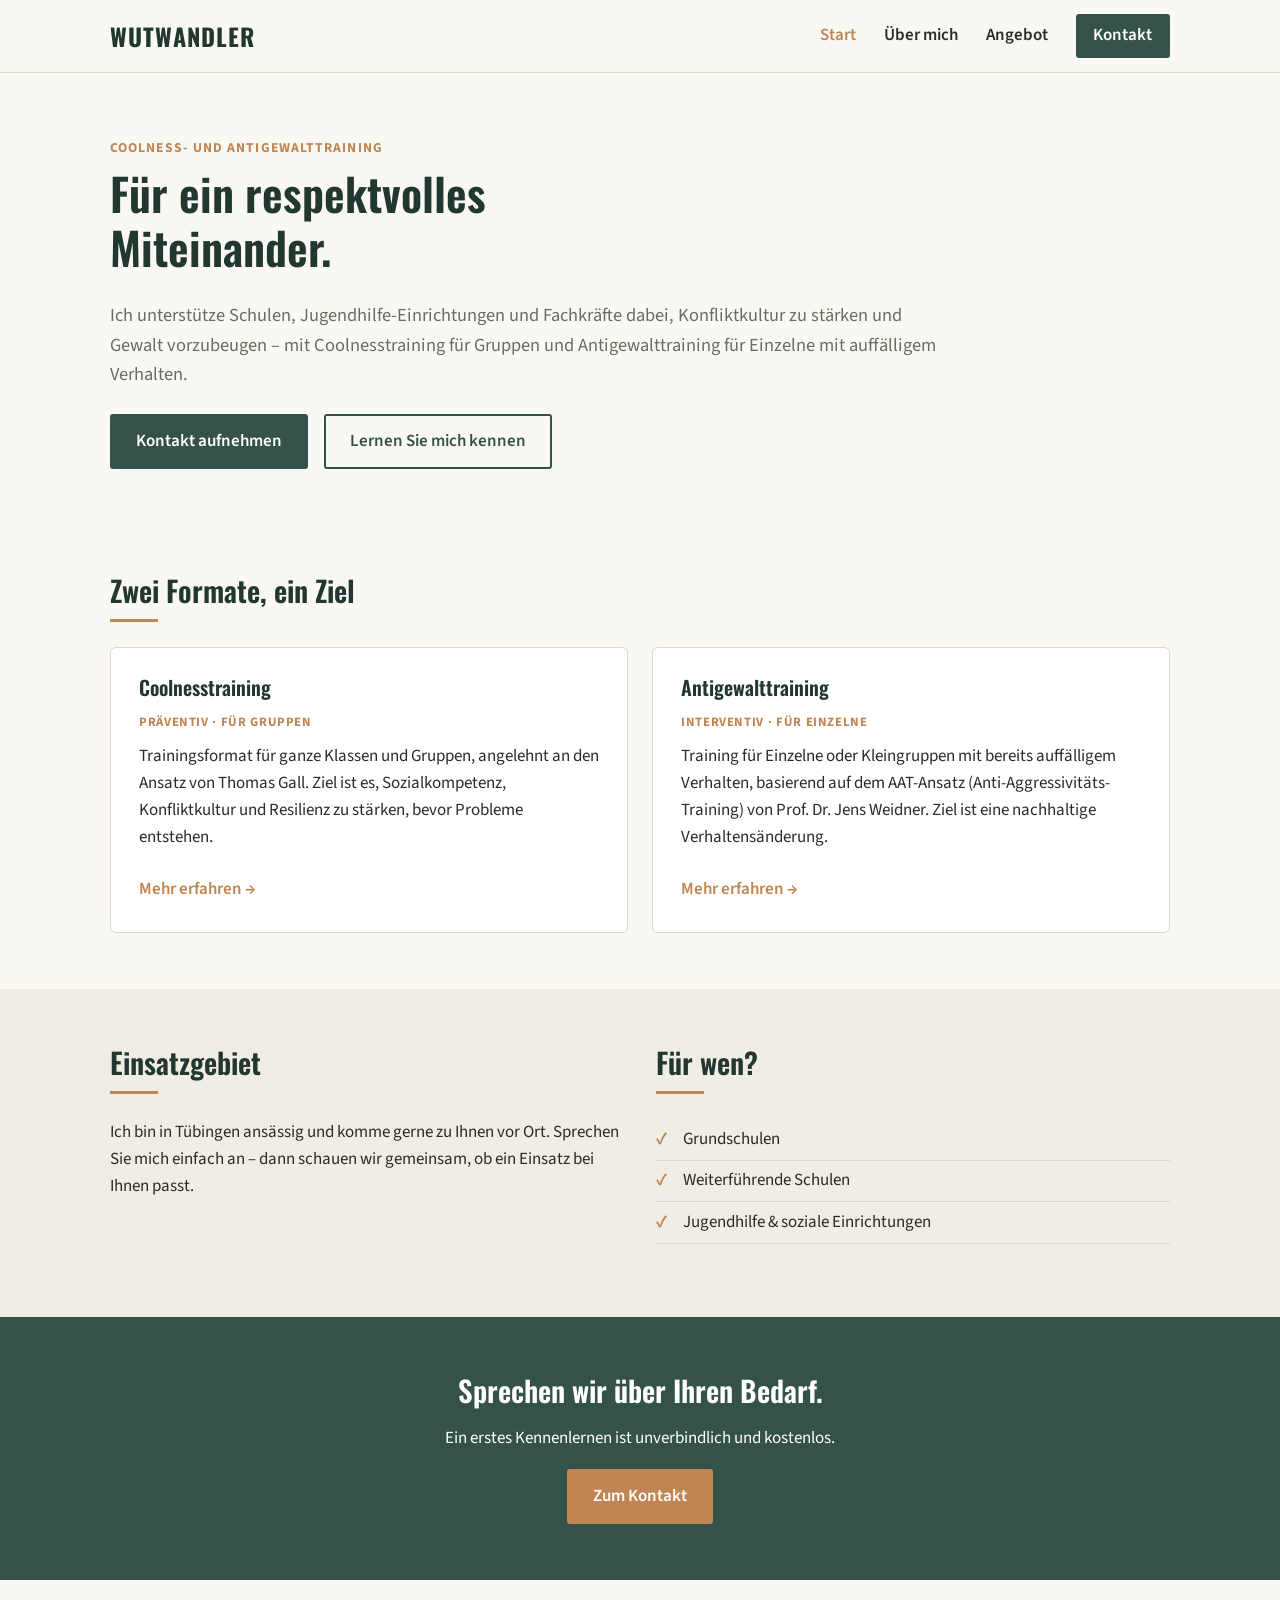
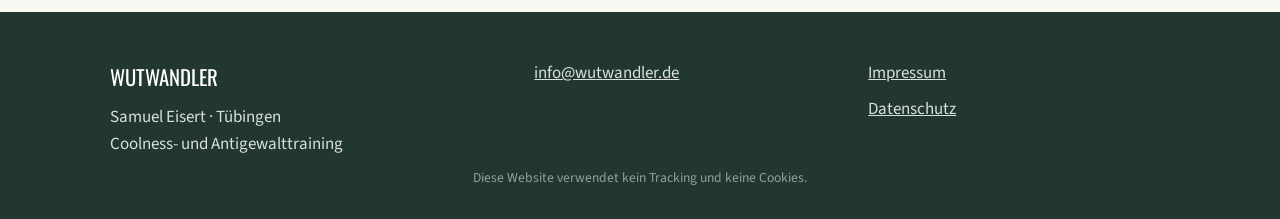
<file: index.html>
<!DOCTYPE html>
<html lang="de">
<head>
<meta charset="UTF-8">
<meta name="viewport" content="width=device-width, initial-scale=1.0">
<title>Wutwandler | Coolness- und Antigewalttraining – Tübingen</title>
<meta name="description" content="Coolnesstraining und Antigewalttraining für Schulen, Jugendhilfe und Fachkräfte in der Region Tübingen. Ein Angebot von Samuel Eisert, Jugend- und Heimerzieher.">
<link rel="preconnect" href="https://fonts.googleapis.com">
<link rel="preconnect" href="https://fonts.gstatic.com" crossorigin>
<link href="https://fonts.googleapis.com/css2?family=Oswald:wght@400;500;600;700&family=Source+Sans+3:wght@400;500;600;700&display=swap" rel="stylesheet">
<link rel="stylesheet" href="css/style.css">
</head>
<body>
<header class="site-header">
  <div class="container header-inner">
    <a href="index.html" class="logo">Wutwandler</a>
    <button class="nav-toggle" aria-label="Menü öffnen" aria-expanded="false" aria-controls="primary-nav">
      <span></span><span></span><span></span>
    </button>
    <nav id="primary-nav" class="primary-nav">
      <ul>
        <li><a href="index.html" class="active">Start</a></li>
        <li><a href="ueber-mich.html">Über mich</a></li>
        <li><a href="angebot.html">Angebot</a></li>
        <li><a href="kontakt.html" class="nav-cta">Kontakt</a></li>
      </ul>
    </nav>
  </div>
</header>

<main>
  <section class="hero">
    <div class="container hero-inner">
      <p class="eyebrow">Coolness- und Antigewalttraining</p>
      <h1>Für ein respektvolles<br>Miteinander.</h1>
      <p class="hero-lead">
        Ich unterstütze Schulen, Jugendhilfe-Einrichtungen und Fachkräfte dabei,
        Konfliktkultur zu stärken und Gewalt vorzubeugen – mit Coolnesstraining
        für Gruppen und Antigewalttraining für Einzelne mit auffälligem Verhalten.
      </p>
      <div class="hero-actions">
        <a href="kontakt.html" class="btn btn-primary">Kontakt aufnehmen</a>
        <a href="ueber-mich.html" class="btn btn-outline">Lernen Sie mich kennen</a>
      </div>
    </div>
  </section>

  <section class="section">
    <div class="container">
      <h2 class="section-title">Zwei Formate, ein Ziel</h2>
      <div class="offer-grid">
        <div class="offer-card">
          <h3>Coolnesstraining</h3>
          <p class="offer-tag">Präventiv · für Gruppen</p>
          <p>
            Trainingsformat für ganze Klassen und Gruppen, angelehnt an den Ansatz
            von Thomas Gall. Ziel ist es, Sozialkompetenz, Konfliktkultur und
            Resilienz zu stärken, bevor Probleme entstehen.
          </p>
          <a href="angebot.html#coolnesstraining" class="link-arrow">Mehr erfahren →</a>
        </div>
        <div class="offer-card">
          <h3>Antigewalttraining</h3>
          <p class="offer-tag">Interventiv · für Einzelne</p>
          <p>
            Training für Einzelne oder Kleingruppen mit bereits auffälligem
            Verhalten, basierend auf dem AAT-Ansatz (Anti-Aggressivitäts-Training)
            von Prof. Dr. Jens Weidner. Ziel ist eine nachhaltige Verhaltensänderung.
          </p>
          <a href="angebot.html#antigewalttraining" class="link-arrow">Mehr erfahren →</a>
        </div>
      </div>
    </div>
  </section>

  <section class="section section-alt">
    <div class="container region-block">
      <div>
        <h2 class="section-title">Einsatzgebiet</h2>
        <p>
          Ich bin in Tübingen ansässig und komme gerne zu Ihnen vor Ort. Sprechen
          Sie mich einfach an – dann schauen wir gemeinsam, ob ein Einsatz bei
          Ihnen passt.
        </p>
      </div>
      <div>
        <h2 class="section-title">Für wen?</h2>
        <ul class="check-list">
          <li>Grundschulen</li>
          <li>Weiterführende Schulen</li>
          <li>Jugendhilfe &amp; soziale Einrichtungen</li>
        </ul>
      </div>
    </div>
  </section>

  <section class="section cta-band">
    <div class="container cta-inner">
      <h2>Sprechen wir über Ihren Bedarf.</h2>
      <p>Ein erstes Kennenlernen ist unverbindlich und kostenlos.</p>
      <a href="kontakt.html" class="btn btn-primary">Zum Kontakt</a>
    </div>
  </section>
</main>

<footer class="site-footer">
  <div class="container footer-inner">
    <div class="footer-brand">
      <p class="footer-logo">Wutwandler</p>
      <p>Samuel Eisert · Tübingen<br>Coolness- und Antigewalttraining</p>
    </div>
    <div class="footer-contact">
      <p class="js-email"></p>
    </div>
    <div class="footer-legal">
      <p><a href="impressum.html">Impressum</a></p>
      <p><a href="datenschutz.html">Datenschutz</a></p>
    </div>
  </div>
  <p class="footer-note">Diese Website verwendet kein Tracking und keine Cookies.</p>
</footer>

<script src="js/main.js"></script>
</body>
</html>
</file>
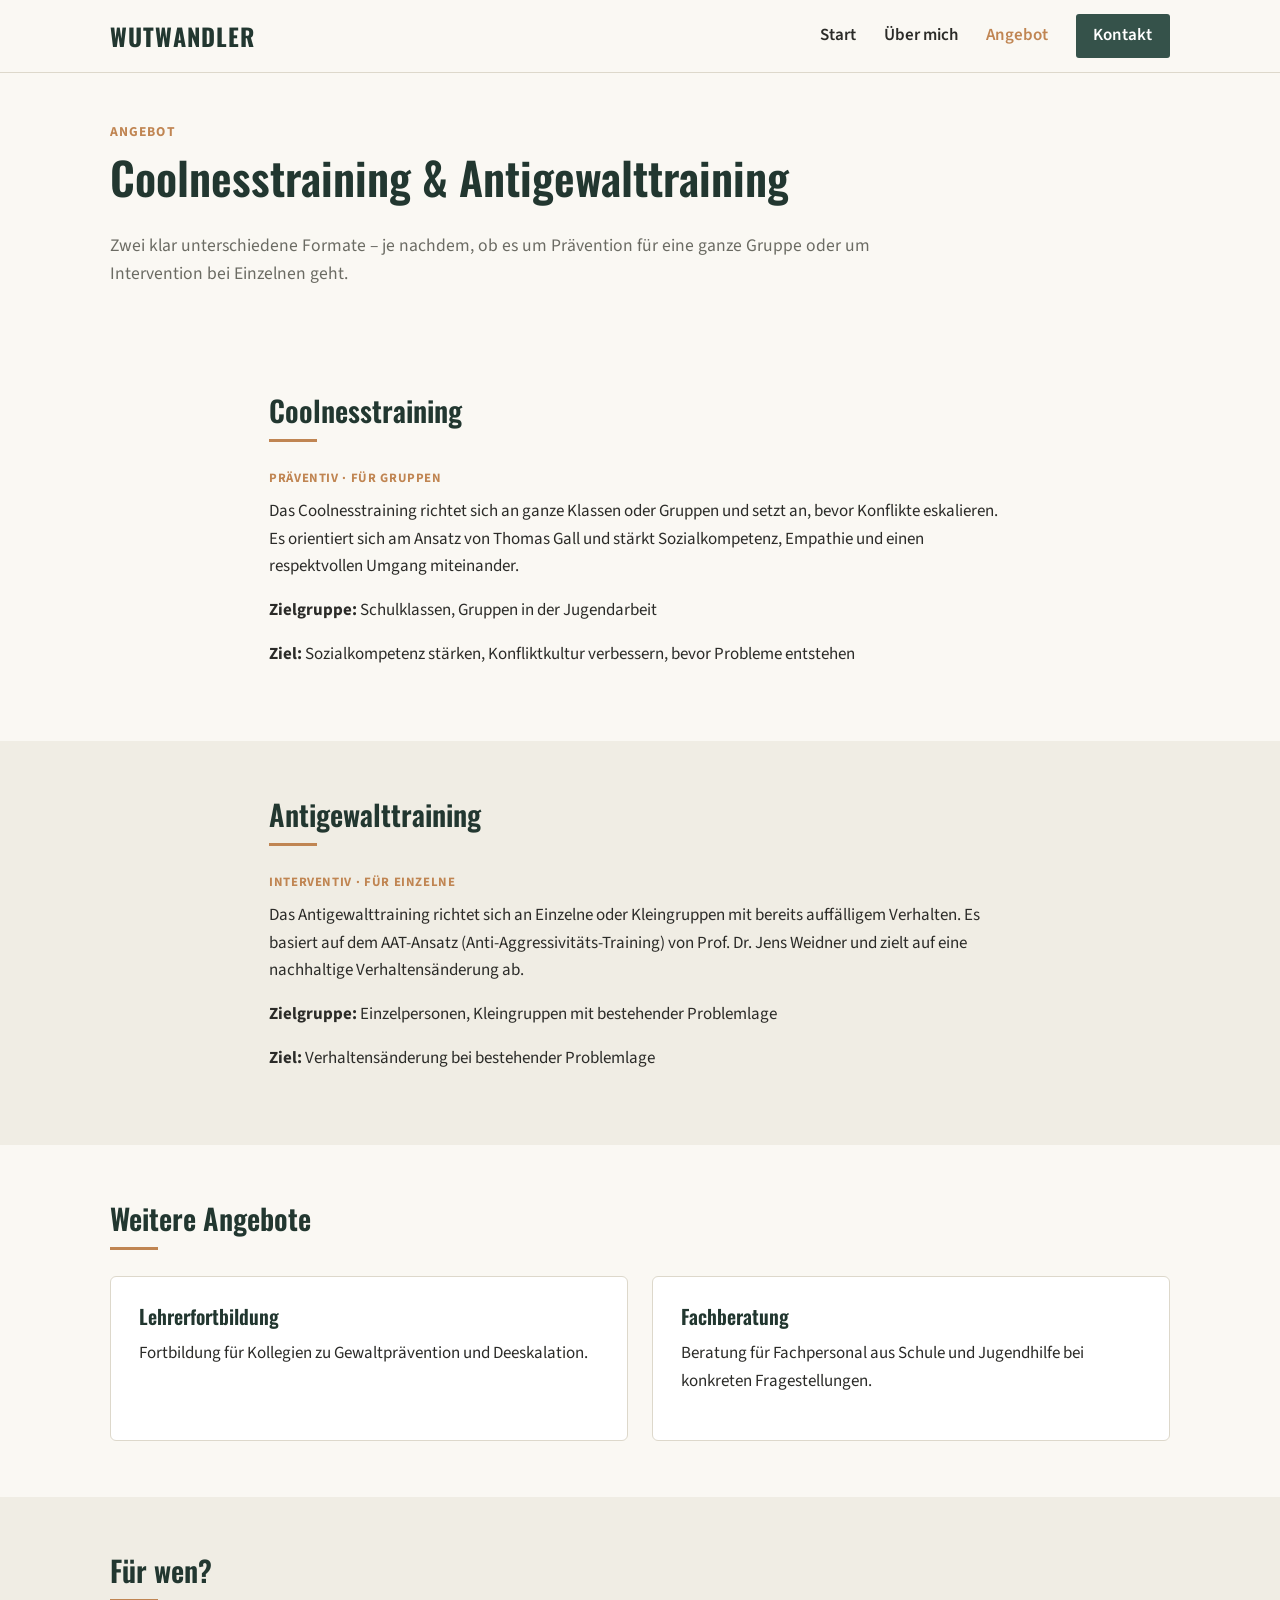
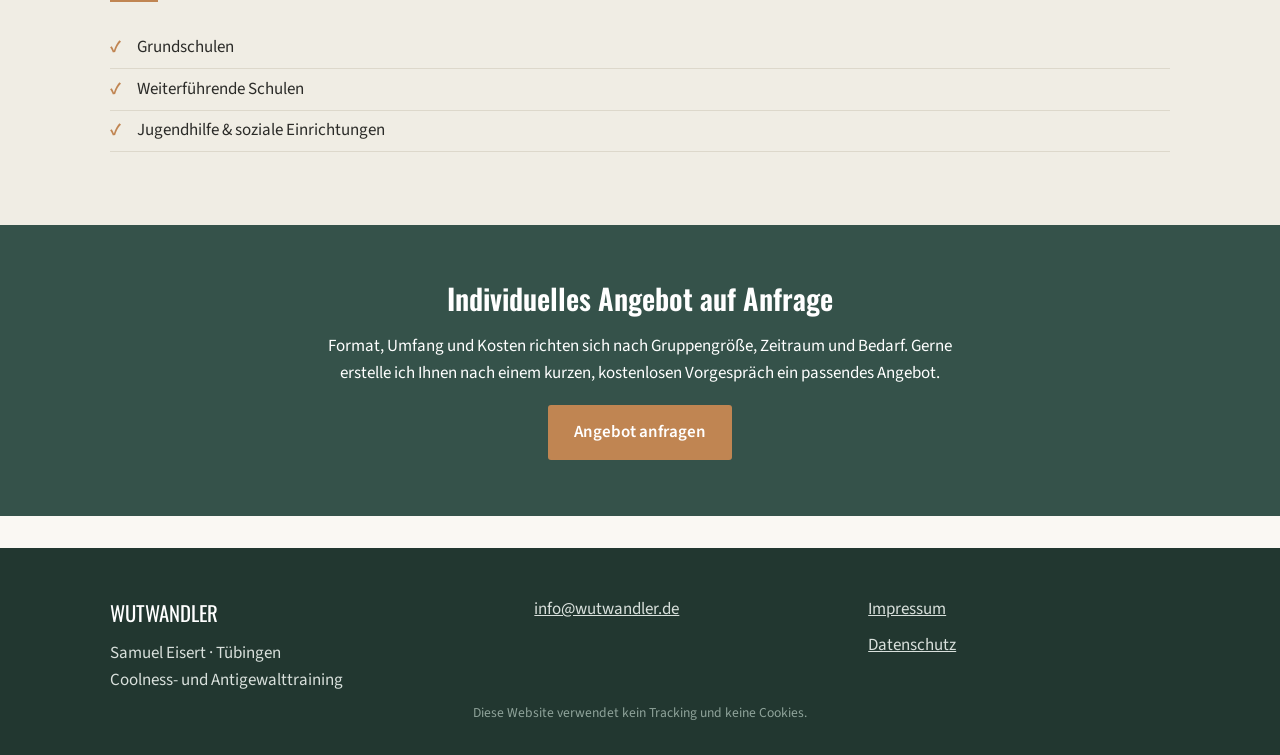
<file: angebot.html>
<!DOCTYPE html>
<html lang="de">
<head>
<meta charset="UTF-8">
<meta name="viewport" content="width=device-width, initial-scale=1.0">
<title>Angebot | Wutwandler</title>
<meta name="description" content="Coolnesstraining für Gruppen und Antigewalttraining für Einzelne – Angebote für Schulen und Jugendhilfe.">
<link rel="preconnect" href="https://fonts.googleapis.com">
<link rel="preconnect" href="https://fonts.gstatic.com" crossorigin>
<link href="https://fonts.googleapis.com/css2?family=Oswald:wght@400;500;600;700&family=Source+Sans+3:wght@400;500;600;700&display=swap" rel="stylesheet">
<link rel="stylesheet" href="css/style.css">
</head>
<body>
<header class="site-header">
  <div class="container header-inner">
    <a href="index.html" class="logo">Wutwandler</a>
    <button class="nav-toggle" aria-label="Menü öffnen" aria-expanded="false" aria-controls="primary-nav">
      <span></span><span></span><span></span>
    </button>
    <nav id="primary-nav" class="primary-nav">
      <ul>
        <li><a href="index.html">Start</a></li>
        <li><a href="ueber-mich.html">Über mich</a></li>
        <li><a href="angebot.html" class="active">Angebot</a></li>
        <li><a href="kontakt.html" class="nav-cta">Kontakt</a></li>
      </ul>
    </nav>
  </div>
</header>

<main>
  <section class="page-header">
    <div class="container">
      <p class="eyebrow">Angebot</p>
      <h1>Coolnesstraining &amp; Antigewalttraining</h1>
      <p class="page-lead">
        Zwei klar unterschiedene Formate – je nachdem, ob es um Prävention für
        eine ganze Gruppe oder um Intervention bei Einzelnen geht.
      </p>
    </div>
  </section>

  <section id="coolnesstraining" class="section">
    <div class="container offer-detail">
      <h2 class="section-title">Coolnesstraining</h2>
      <p class="offer-tag">Präventiv · für Gruppen</p>
      <p>
        Das Coolnesstraining richtet sich an ganze Klassen oder Gruppen und
        setzt an, bevor Konflikte eskalieren. Es orientiert sich am Ansatz von
        Thomas Gall und stärkt Sozialkompetenz, Empathie und einen respektvollen
        Umgang miteinander.
      </p>
      <p><strong>Zielgruppe:</strong> Schulklassen, Gruppen in der Jugendarbeit</p>
      <p><strong>Ziel:</strong> Sozialkompetenz stärken, Konfliktkultur verbessern, bevor Probleme entstehen</p>
    </div>
  </section>

  <section id="antigewalttraining" class="section section-alt">
    <div class="container offer-detail">
      <h2 class="section-title">Antigewalttraining</h2>
      <p class="offer-tag">Interventiv · für Einzelne</p>
      <p>
        Das Antigewalttraining richtet sich an Einzelne oder Kleingruppen mit
        bereits auffälligem Verhalten. Es basiert auf dem AAT-Ansatz
        (Anti-Aggressivitäts-Training) von Prof. Dr. Jens Weidner und zielt auf
        eine nachhaltige Verhaltensänderung ab.
      </p>
      <p><strong>Zielgruppe:</strong> Einzelpersonen, Kleingruppen mit bestehender Problemlage</p>
      <p><strong>Ziel:</strong> Verhaltensänderung bei bestehender Problemlage</p>
    </div>
  </section>

  <section class="section">
    <div class="container">
      <h2 class="section-title">Weitere Angebote</h2>
      <div class="offer-grid">
        <div class="offer-card">
          <h3>Lehrerfortbildung</h3>
          <p>Fortbildung für Kollegien zu Gewaltprävention und Deeskalation.</p>
        </div>
        <div class="offer-card">
          <h3>Fachberatung</h3>
          <p>Beratung für Fachpersonal aus Schule und Jugendhilfe bei konkreten Fragestellungen.</p>
        </div>
      </div>
    </div>
  </section>

  <section class="section section-alt">
    <div class="container">
      <h2 class="section-title">Für wen?</h2>
      <ul class="check-list">
        <li>Grundschulen</li>
        <li>Weiterführende Schulen</li>
        <li>Jugendhilfe &amp; soziale Einrichtungen</li>
      </ul>
    </div>
  </section>

  <section class="section cta-band">
    <div class="container cta-inner">
      <h2>Individuelles Angebot auf Anfrage</h2>
      <p>
        Format, Umfang und Kosten richten sich nach Gruppengröße, Zeitraum und
        Bedarf. Gerne erstelle ich Ihnen nach einem kurzen, kostenlosen
        Vorgespräch ein passendes Angebot.
      </p>
      <a href="kontakt.html" class="btn btn-primary">Angebot anfragen</a>
    </div>
  </section>
</main>

<footer class="site-footer">
  <div class="container footer-inner">
    <div class="footer-brand">
      <p class="footer-logo">Wutwandler</p>
      <p>Samuel Eisert · Tübingen<br>Coolness- und Antigewalttraining</p>
    </div>
    <div class="footer-contact">
      <p class="js-email"></p>
    </div>
    <div class="footer-legal">
      <p><a href="impressum.html">Impressum</a></p>
      <p><a href="datenschutz.html">Datenschutz</a></p>
    </div>
  </div>
  <p class="footer-note">Diese Website verwendet kein Tracking und keine Cookies.</p>
</footer>

<script src="js/main.js"></script>
</body>
</html>
</file>
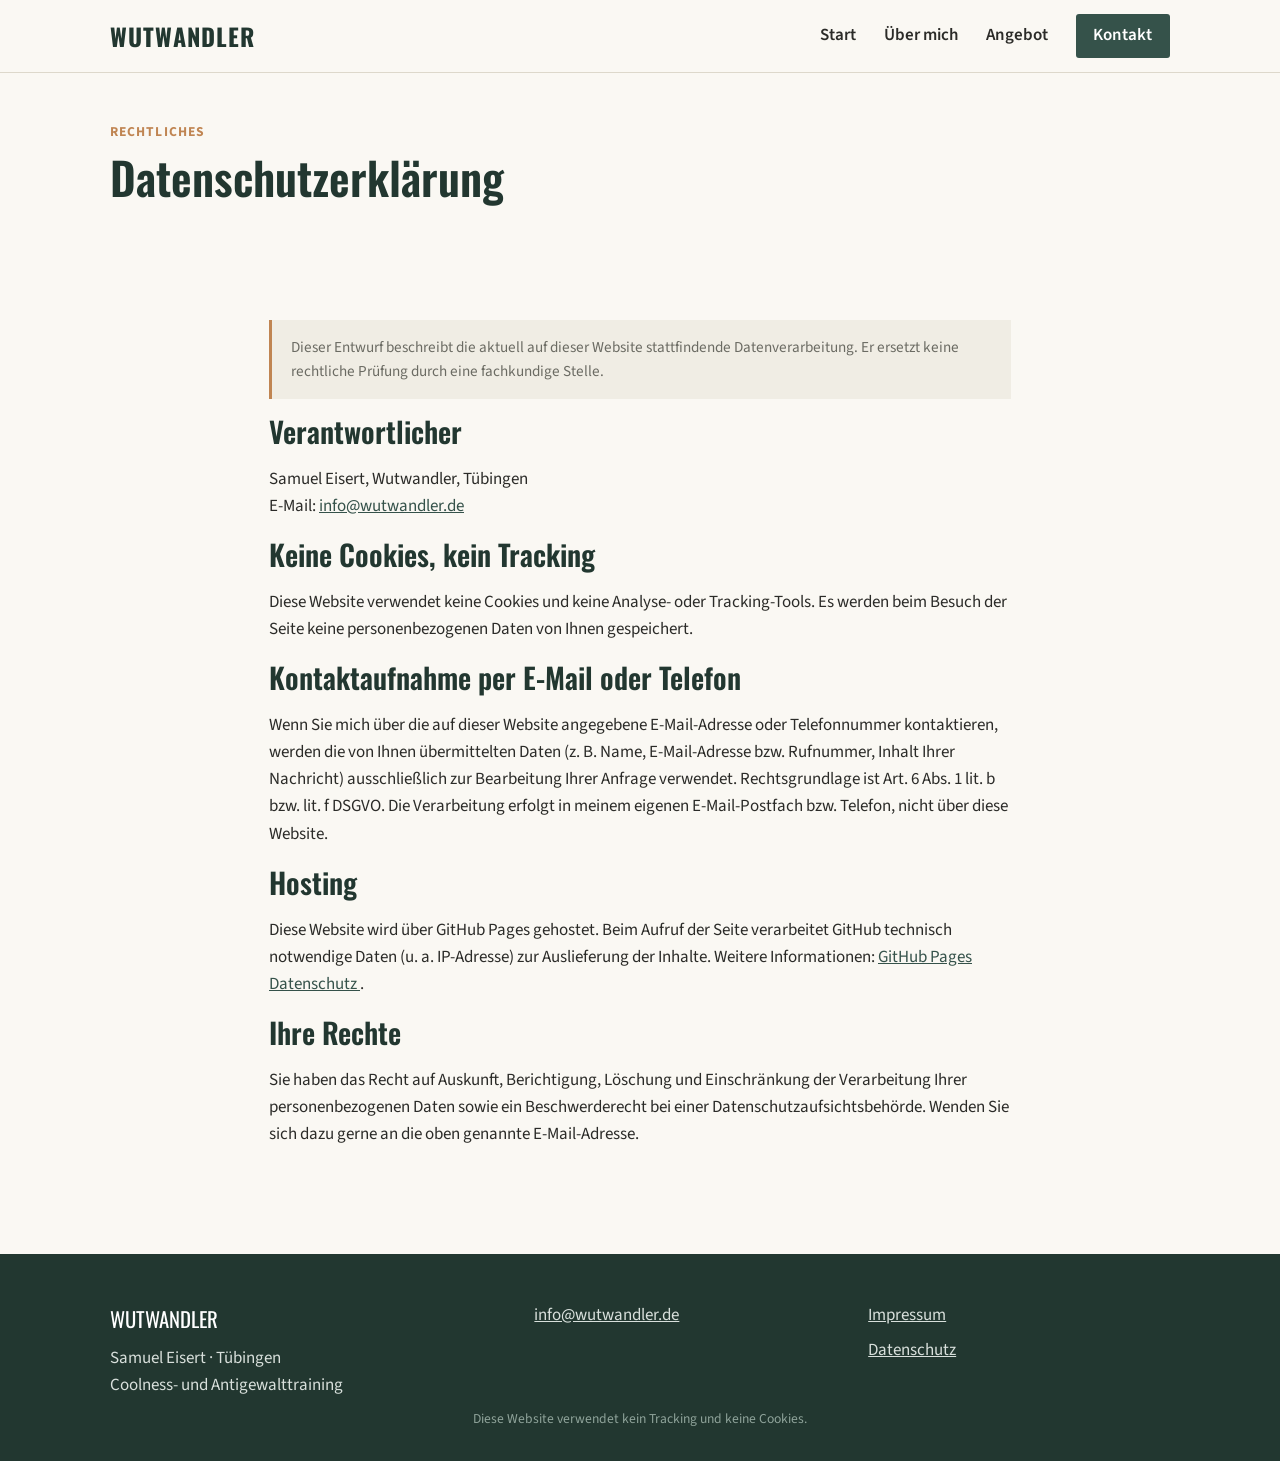
<file: datenschutz.html>
<!DOCTYPE html>
<html lang="de">
<head>
<meta charset="UTF-8">
<meta name="viewport" content="width=device-width, initial-scale=1.0">
<title>Datenschutzerklärung | Wutwandler</title>
<meta name="robots" content="noindex">
<link rel="preconnect" href="https://fonts.googleapis.com">
<link rel="preconnect" href="https://fonts.gstatic.com" crossorigin>
<link href="https://fonts.googleapis.com/css2?family=Oswald:wght@400;500;600;700&family=Source+Sans+3:wght@400;500;600;700&display=swap" rel="stylesheet">
<link rel="stylesheet" href="css/style.css">
</head>
<body>
<header class="site-header">
  <div class="container header-inner">
    <a href="index.html" class="logo">Wutwandler</a>
    <button class="nav-toggle" aria-label="Menü öffnen" aria-expanded="false" aria-controls="primary-nav">
      <span></span><span></span><span></span>
    </button>
    <nav id="primary-nav" class="primary-nav">
      <ul>
        <li><a href="index.html">Start</a></li>
        <li><a href="ueber-mich.html">Über mich</a></li>
        <li><a href="angebot.html">Angebot</a></li>
        <li><a href="kontakt.html" class="nav-cta">Kontakt</a></li>
      </ul>
    </nav>
  </div>
</header>

<main>
  <section class="page-header">
    <div class="container">
      <p class="eyebrow">Rechtliches</p>
      <h1>Datenschutzerklärung</h1>
    </div>
  </section>

  <section class="section">
    <div class="container legal-content">
      <p class="legal-hint">
        Dieser Entwurf beschreibt die aktuell auf dieser Website stattfindende
        Datenverarbeitung. Er ersetzt keine rechtliche Prüfung durch eine
        fachkundige Stelle.
      </p>
      <h2>Verantwortlicher</h2>
      <p>
        Samuel Eisert, Wutwandler, Tübingen<br>
        E-Mail: <span class="js-email"></span>
      </p>
      <h2>Keine Cookies, kein Tracking</h2>
      <p>
        Diese Website verwendet keine Cookies und keine Analyse- oder
        Tracking-Tools. Es werden beim Besuch der Seite keine
        personenbezogenen Daten von Ihnen gespeichert.
      </p>
      <h2>Kontaktaufnahme per E-Mail oder Telefon</h2>
      <p>
        Wenn Sie mich über die auf dieser Website angegebene E-Mail-Adresse
        oder Telefonnummer kontaktieren, werden die von Ihnen übermittelten
        Daten (z. B. Name, E-Mail-Adresse bzw. Rufnummer, Inhalt Ihrer
        Nachricht) ausschließlich zur Bearbeitung Ihrer Anfrage verwendet.
        Rechtsgrundlage ist Art. 6 Abs. 1 lit. b bzw. lit. f DSGVO. Die
        Verarbeitung erfolgt in meinem eigenen E-Mail-Postfach bzw. Telefon,
        nicht über diese Website.
      </p>
      <h2>Hosting</h2>
      <p>
        Diese Website wird über GitHub Pages gehostet. Beim Aufruf der Seite
        verarbeitet GitHub technisch notwendige Daten (u. a. IP-Adresse) zur
        Auslieferung der Inhalte. Weitere Informationen:
        <a href="https://docs.github.com/pages" target="_blank" rel="noopener noreferrer">
          GitHub Pages Datenschutz
        </a>.
      </p>
      <h2>Ihre Rechte</h2>
      <p>
        Sie haben das Recht auf Auskunft, Berichtigung, Löschung und
        Einschränkung der Verarbeitung Ihrer personenbezogenen Daten sowie ein
        Beschwerderecht bei einer Datenschutzaufsichtsbehörde. Wenden Sie sich
        dazu gerne an die oben genannte E-Mail-Adresse.
      </p>
    </div>
  </section>
</main>

<footer class="site-footer">
  <div class="container footer-inner">
    <div class="footer-brand">
      <p class="footer-logo">Wutwandler</p>
      <p>Samuel Eisert · Tübingen<br>Coolness- und Antigewalttraining</p>
    </div>
    <div class="footer-contact">
      <p class="js-email"></p>
    </div>
    <div class="footer-legal">
      <p><a href="impressum.html">Impressum</a></p>
      <p><a href="datenschutz.html">Datenschutz</a></p>
    </div>
  </div>
  <p class="footer-note">Diese Website verwendet kein Tracking und keine Cookies.</p>
</footer>

<script src="js/main.js"></script>
</body>
</html>
</file>
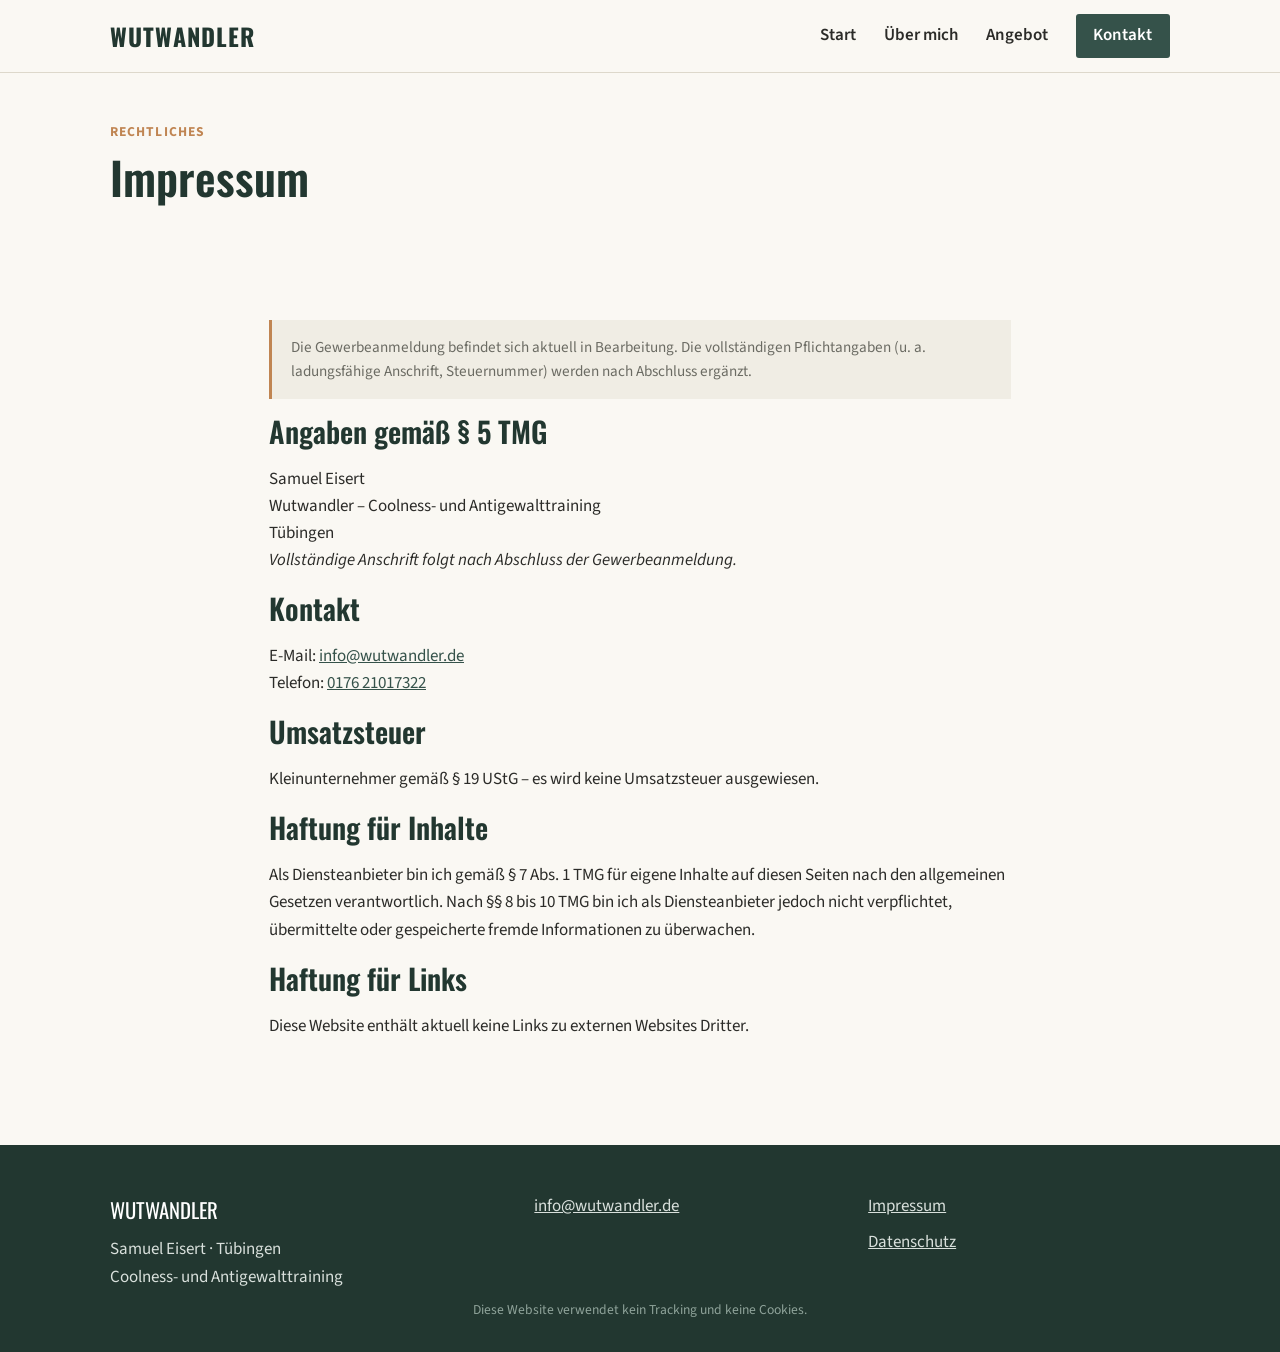
<file: impressum.html>
<!DOCTYPE html>
<html lang="de">
<head>
<meta charset="UTF-8">
<meta name="viewport" content="width=device-width, initial-scale=1.0">
<title>Impressum | Wutwandler</title>
<meta name="robots" content="noindex">
<link rel="preconnect" href="https://fonts.googleapis.com">
<link rel="preconnect" href="https://fonts.gstatic.com" crossorigin>
<link href="https://fonts.googleapis.com/css2?family=Oswald:wght@400;500;600;700&family=Source+Sans+3:wght@400;500;600;700&display=swap" rel="stylesheet">
<link rel="stylesheet" href="css/style.css">
</head>
<body>
<header class="site-header">
  <div class="container header-inner">
    <a href="index.html" class="logo">Wutwandler</a>
    <button class="nav-toggle" aria-label="Menü öffnen" aria-expanded="false" aria-controls="primary-nav">
      <span></span><span></span><span></span>
    </button>
    <nav id="primary-nav" class="primary-nav">
      <ul>
        <li><a href="index.html">Start</a></li>
        <li><a href="ueber-mich.html">Über mich</a></li>
        <li><a href="angebot.html">Angebot</a></li>
        <li><a href="kontakt.html" class="nav-cta">Kontakt</a></li>
      </ul>
    </nav>
  </div>
</header>

<main>
  <section class="page-header">
    <div class="container">
      <p class="eyebrow">Rechtliches</p>
      <h1>Impressum</h1>
    </div>
  </section>

  <section class="section">
    <div class="container legal-content">
      <p class="legal-hint">
        Die Gewerbeanmeldung befindet sich aktuell in Bearbeitung. Die
        vollständigen Pflichtangaben (u. a. ladungsfähige Anschrift,
        Steuernummer) werden nach Abschluss ergänzt.
      </p>
      <h2>Angaben gemäß § 5 TMG</h2>
      <p>
        Samuel Eisert<br>
        Wutwandler – Coolness- und Antigewalttraining<br>
        Tübingen<br>
        <em>Vollständige Anschrift folgt nach Abschluss der Gewerbeanmeldung.</em>
      </p>
      <h2>Kontakt</h2>
      <p>
        E-Mail: <span class="js-email"></span><br>
        Telefon: <span class="js-phone"></span>
      </p>
      <h2>Umsatzsteuer</h2>
      <p>
        Kleinunternehmer gemäß § 19 UStG – es wird keine Umsatzsteuer
        ausgewiesen.
      </p>
      <h2>Haftung für Inhalte</h2>
      <p>
        Als Diensteanbieter bin ich gemäß § 7 Abs. 1 TMG für eigene Inhalte auf
        diesen Seiten nach den allgemeinen Gesetzen verantwortlich. Nach §§ 8
        bis 10 TMG bin ich als Diensteanbieter jedoch nicht verpflichtet,
        übermittelte oder gespeicherte fremde Informationen zu überwachen.
      </p>
      <h2>Haftung für Links</h2>
      <p>
        Diese Website enthält aktuell keine Links zu externen Websites Dritter.
      </p>
    </div>
  </section>
</main>

<footer class="site-footer">
  <div class="container footer-inner">
    <div class="footer-brand">
      <p class="footer-logo">Wutwandler</p>
      <p>Samuel Eisert · Tübingen<br>Coolness- und Antigewalttraining</p>
    </div>
    <div class="footer-contact">
      <p class="js-email"></p>
    </div>
    <div class="footer-legal">
      <p><a href="impressum.html">Impressum</a></p>
      <p><a href="datenschutz.html">Datenschutz</a></p>
    </div>
  </div>
  <p class="footer-note">Diese Website verwendet kein Tracking und keine Cookies.</p>
</footer>

<script src="js/main.js"></script>
</body>
</html>
</file>
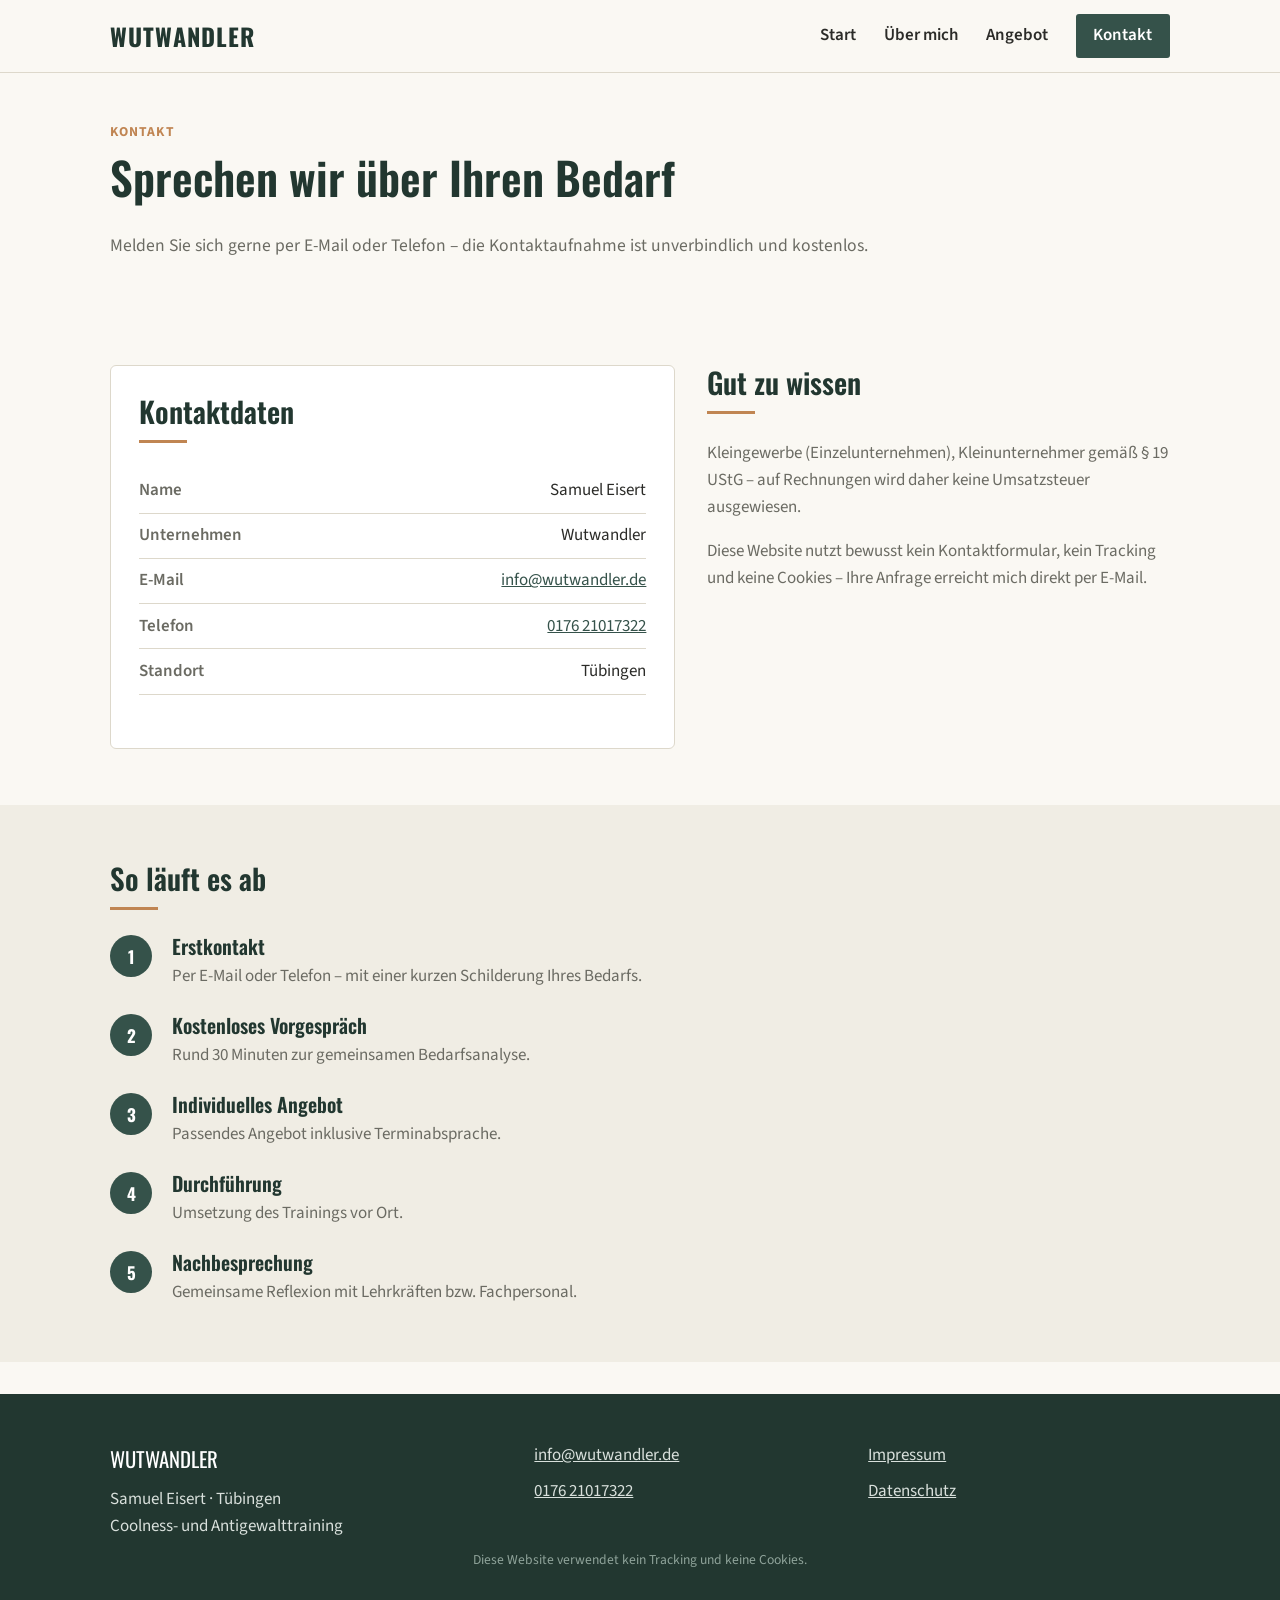
<file: kontakt.html>
<!DOCTYPE html>
<html lang="de">
<head>
<meta charset="UTF-8">
<meta name="viewport" content="width=device-width, initial-scale=1.0">
<title>Kontakt | Wutwandler</title>
<meta name="description" content="Kontaktieren Sie Samuel Eisert von Wutwandler für ein kostenloses, unverbindliches Erstgespräch.">
<link rel="preconnect" href="https://fonts.googleapis.com">
<link rel="preconnect" href="https://fonts.gstatic.com" crossorigin>
<link href="https://fonts.googleapis.com/css2?family=Oswald:wght@400;500;600;700&family=Source+Sans+3:wght@400;500;600;700&display=swap" rel="stylesheet">
<link rel="stylesheet" href="css/style.css">
</head>
<body>
<header class="site-header">
  <div class="container header-inner">
    <a href="index.html" class="logo">Wutwandler</a>
    <button class="nav-toggle" aria-label="Menü öffnen" aria-expanded="false" aria-controls="primary-nav">
      <span></span><span></span><span></span>
    </button>
    <nav id="primary-nav" class="primary-nav">
      <ul>
        <li><a href="index.html">Start</a></li>
        <li><a href="ueber-mich.html">Über mich</a></li>
        <li><a href="angebot.html">Angebot</a></li>
        <li><a href="kontakt.html" class="nav-cta active">Kontakt</a></li>
      </ul>
    </nav>
  </div>
</header>

<main>
  <section class="page-header">
    <div class="container">
      <p class="eyebrow">Kontakt</p>
      <h1>Sprechen wir über Ihren Bedarf</h1>
      <p class="page-lead">
        Melden Sie sich gerne per E-Mail oder Telefon – die Kontaktaufnahme
        ist unverbindlich und kostenlos.
      </p>
    </div>
  </section>

  <section class="section">
    <div class="container contact-grid">
      <div class="contact-card">
        <h2 class="section-title">Kontaktdaten</h2>
        <dl class="contact-list">
          <div><dt>Name</dt><dd>Samuel Eisert</dd></div>
          <div><dt>Unternehmen</dt><dd>Wutwandler</dd></div>
          <div><dt>E-Mail</dt><dd class="js-email"></dd></div>
          <div><dt>Telefon</dt><dd class="js-phone"></dd></div>
          <div><dt>Standort</dt><dd>Tübingen</dd></div>
        </dl>
      </div>
      <div class="contact-note">
        <h2 class="section-title">Gut zu wissen</h2>
        <p>
          Kleingewerbe (Einzelunternehmen), Kleinunternehmer gemäß § 19 UStG –
          auf Rechnungen wird daher keine Umsatzsteuer ausgewiesen.
        </p>
        <p>
          Diese Website nutzt bewusst kein Kontaktformular, kein Tracking und
          keine Cookies – Ihre Anfrage erreicht mich direkt per E-Mail.
        </p>
      </div>
    </div>
  </section>

  <section class="section section-alt">
    <div class="container">
      <h2 class="section-title">So läuft es ab</h2>
      <ol class="process-list">
        <li>
          <span class="process-number">1</span>
          <div>
            <h3>Erstkontakt</h3>
            <p>Per E-Mail oder Telefon – mit einer kurzen Schilderung Ihres Bedarfs.</p>
          </div>
        </li>
        <li>
          <span class="process-number">2</span>
          <div>
            <h3>Kostenloses Vorgespräch</h3>
            <p>Rund 30 Minuten zur gemeinsamen Bedarfsanalyse.</p>
          </div>
        </li>
        <li>
          <span class="process-number">3</span>
          <div>
            <h3>Individuelles Angebot</h3>
            <p>Passendes Angebot inklusive Terminabsprache.</p>
          </div>
        </li>
        <li>
          <span class="process-number">4</span>
          <div>
            <h3>Durchführung</h3>
            <p>Umsetzung des Trainings vor Ort.</p>
          </div>
        </li>
        <li>
          <span class="process-number">5</span>
          <div>
            <h3>Nachbesprechung</h3>
            <p>Gemeinsame Reflexion mit Lehrkräften bzw. Fachpersonal.</p>
          </div>
        </li>
      </ol>
    </div>
  </section>
</main>

<footer class="site-footer">
  <div class="container footer-inner">
    <div class="footer-brand">
      <p class="footer-logo">Wutwandler</p>
      <p>Samuel Eisert · Tübingen<br>Coolness- und Antigewalttraining</p>
    </div>
    <div class="footer-contact">
      <p class="js-email"></p>
      <p class="js-phone"></p>
    </div>
    <div class="footer-legal">
      <p><a href="impressum.html">Impressum</a></p>
      <p><a href="datenschutz.html">Datenschutz</a></p>
    </div>
  </div>
  <p class="footer-note">Diese Website verwendet kein Tracking und keine Cookies.</p>
</footer>

<script src="js/main.js"></script>
</body>
</html>
</file>
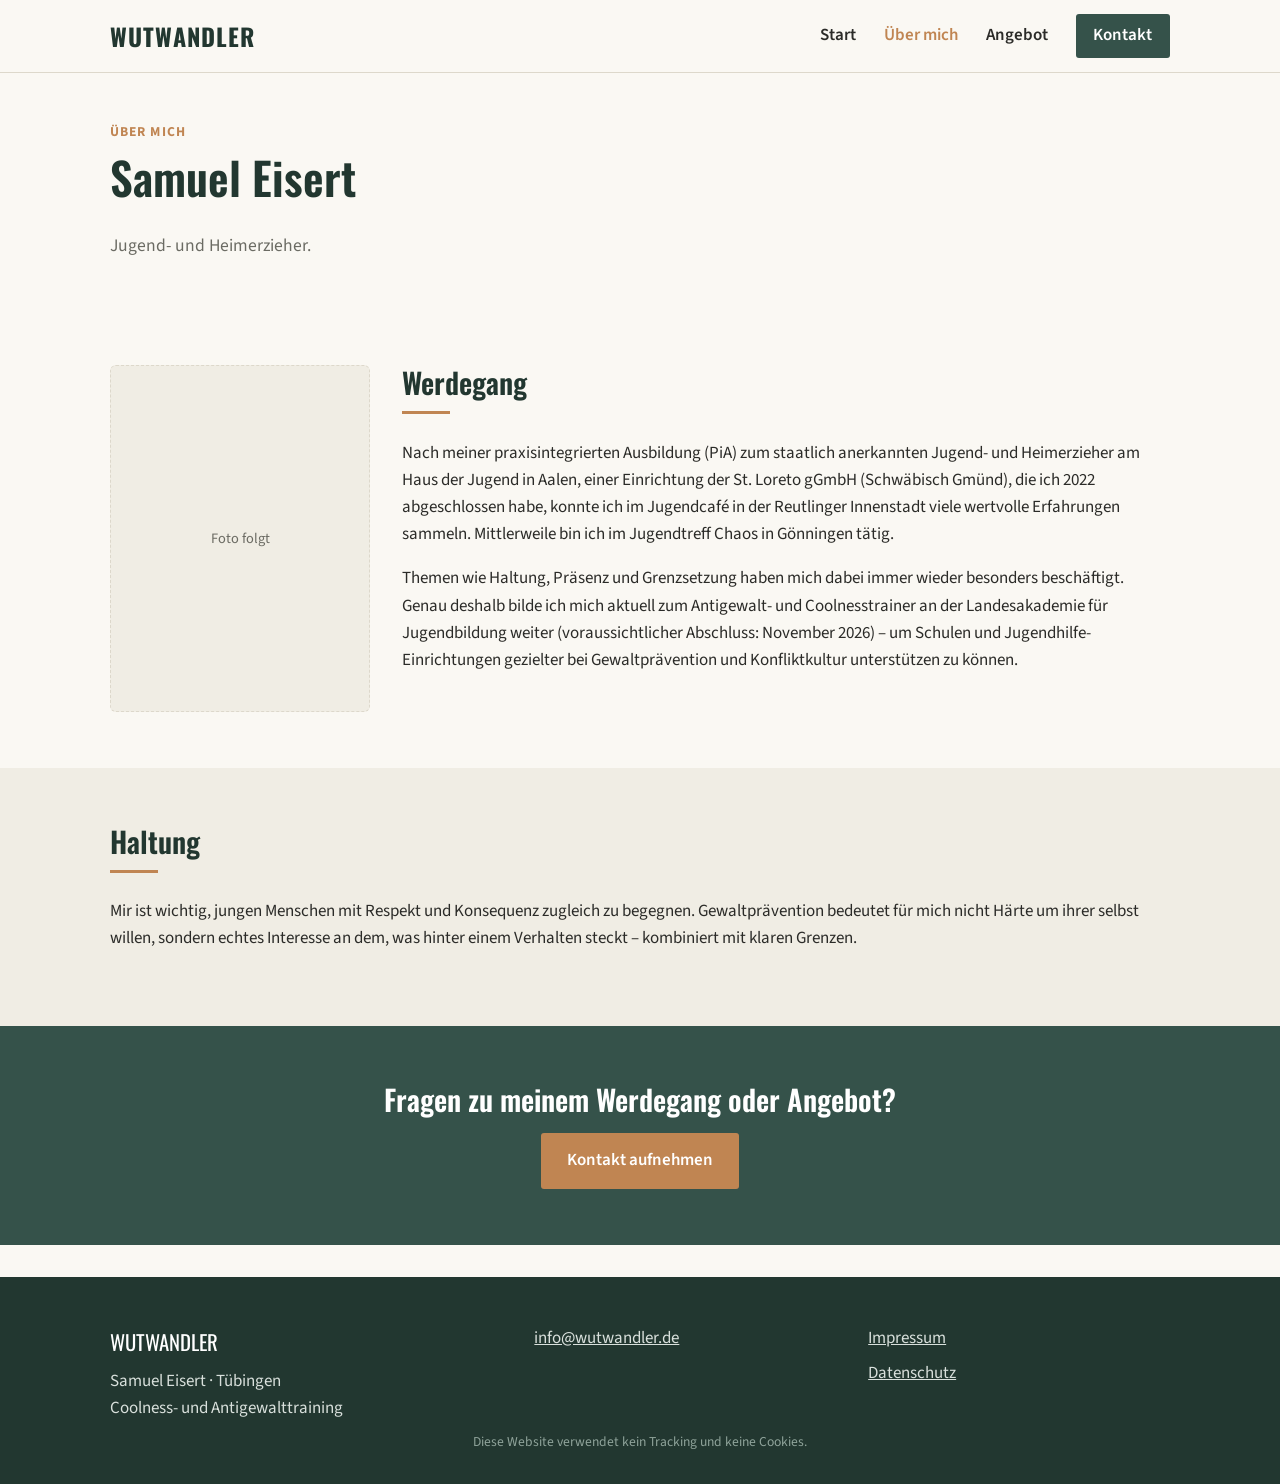
<file: ueber-mich.html>
<!DOCTYPE html>
<html lang="de">
<head>
<meta charset="UTF-8">
<meta name="viewport" content="width=device-width, initial-scale=1.0">
<title>Über mich | Wutwandler</title>
<meta name="description" content="Samuel Eisert – Jugend- und Heimerzieher aus Tübingen.">
<link rel="preconnect" href="https://fonts.googleapis.com">
<link rel="preconnect" href="https://fonts.gstatic.com" crossorigin>
<link href="https://fonts.googleapis.com/css2?family=Oswald:wght@400;500;600;700&family=Source+Sans+3:wght@400;500;600;700&display=swap" rel="stylesheet">
<link rel="stylesheet" href="css/style.css">
</head>
<body>
<header class="site-header">
  <div class="container header-inner">
    <a href="index.html" class="logo">Wutwandler</a>
    <button class="nav-toggle" aria-label="Menü öffnen" aria-expanded="false" aria-controls="primary-nav">
      <span></span><span></span><span></span>
    </button>
    <nav id="primary-nav" class="primary-nav">
      <ul>
        <li><a href="index.html">Start</a></li>
        <li><a href="ueber-mich.html" class="active">Über mich</a></li>
        <li><a href="angebot.html">Angebot</a></li>
        <li><a href="kontakt.html" class="nav-cta">Kontakt</a></li>
      </ul>
    </nav>
  </div>
</header>

<main>
  <section class="page-header">
    <div class="container">
      <p class="eyebrow">Über mich</p>
      <h1>Samuel Eisert</h1>
      <p class="page-lead">Jugend- und Heimerzieher.</p>
    </div>
  </section>

  <section class="section">
    <div class="container about-grid">
      <div class="about-photo-placeholder" aria-hidden="true">
        <span>Foto folgt</span>
      </div>
      <div class="about-text">
        <h2 class="section-title">Werdegang</h2>
        <p>
          Nach meiner praxisintegrierten Ausbildung (PiA) zum staatlich
          anerkannten Jugend- und Heimerzieher am Haus der Jugend in Aalen,
          einer Einrichtung der St. Loreto gGmbH (Schwäbisch Gmünd), die ich
          2022 abgeschlossen habe, konnte ich im Jugendcafé in der Reutlinger
          Innenstadt viele wertvolle Erfahrungen sammeln. Mittlerweile bin ich
          im Jugendtreff Chaos in Gönningen tätig.
        </p>
        <p>
          Themen wie Haltung, Präsenz und Grenzsetzung haben mich dabei immer
          wieder besonders beschäftigt. Genau deshalb bilde ich mich aktuell
          zum Antigewalt- und Coolnesstrainer an der Landesakademie für
          Jugendbildung weiter (voraussichtlicher Abschluss: November 2026) –
          um Schulen und Jugendhilfe-Einrichtungen gezielter bei
          Gewaltprävention und Konfliktkultur unterstützen zu können.
        </p>
      </div>
    </div>
  </section>

  <section class="section section-alt">
    <div class="container">
      <h2 class="section-title">Haltung</h2>
      <p>
        Mir ist wichtig, jungen Menschen mit Respekt und Konsequenz zugleich zu
        begegnen. Gewaltprävention bedeutet für mich nicht Härte um ihrer selbst
        willen, sondern echtes Interesse an dem, was hinter einem Verhalten
        steckt – kombiniert mit klaren Grenzen.
      </p>
    </div>
  </section>

  <section class="section cta-band">
    <div class="container cta-inner">
      <h2>Fragen zu meinem Werdegang oder Angebot?</h2>
      <a href="kontakt.html" class="btn btn-primary">Kontakt aufnehmen</a>
    </div>
  </section>
</main>

<footer class="site-footer">
  <div class="container footer-inner">
    <div class="footer-brand">
      <p class="footer-logo">Wutwandler</p>
      <p>Samuel Eisert · Tübingen<br>Coolness- und Antigewalttraining</p>
    </div>
    <div class="footer-contact">
      <p class="js-email"></p>
    </div>
    <div class="footer-legal">
      <p><a href="impressum.html">Impressum</a></p>
      <p><a href="datenschutz.html">Datenschutz</a></p>
    </div>
  </div>
  <p class="footer-note">Diese Website verwendet kein Tracking und keine Cookies.</p>
</footer>

<script src="js/main.js"></script>
</body>
</html>
</file>
<file: css/style.css>
/* ---------- Fonts & Reset ---------- */

*,
*::before,
*::after {
  box-sizing: border-box;
}

:root {
  --color-primary: #35524a;
  --color-primary-dark: #223730;
  --color-accent: #c08552;
  --color-bg: #faf8f3;
  --color-bg-alt: #f0ede4;
  --color-text: #2b2b28;
  --color-muted: #6b6b63;
  --color-border: #ddd8cb;

  --font-heading: "Oswald", sans-serif;
  --font-body: "Source Sans 3", sans-serif;

  --container-width: 1100px;
}

html {
  scroll-behavior: smooth;
}

body {
  margin: 0;
  font-family: var(--font-body);
  color: var(--color-text);
  background: var(--color-bg);
  line-height: 1.6;
  font-size: 1.0625rem;
}

h1,
h2,
h3 {
  font-family: var(--font-heading);
  font-weight: 600;
  line-height: 1.2;
  margin: 0 0 0.6em;
  color: var(--color-primary-dark);
}

h1 {
  font-size: clamp(2rem, 5vw, 2.8rem);
}

h2 {
  font-size: clamp(1.4rem, 3vw, 1.8rem);
}

p {
  margin: 0 0 1em;
}

a {
  color: var(--color-primary);
}

ul,
ol {
  padding-left: 1.2em;
}

img {
  max-width: 100%;
  display: block;
}

.container {
  width: 100%;
  max-width: var(--container-width);
  margin: 0 auto;
  padding: 0 1.25rem;
}

/* ---------- Header / Nav ---------- */

.site-header {
  position: sticky;
  top: 0;
  z-index: 50;
  background: var(--color-bg);
  border-bottom: 1px solid var(--color-border);
}

.header-inner {
  display: flex;
  align-items: center;
  justify-content: space-between;
  padding-top: 0.9rem;
  padding-bottom: 0.9rem;
}

.logo {
  font-family: var(--font-heading);
  font-size: 1.5rem;
  font-weight: 700;
  text-transform: uppercase;
  letter-spacing: 0.04em;
  color: var(--color-primary-dark);
  text-decoration: none;
}

.nav-toggle {
  display: flex;
  flex-direction: column;
  justify-content: space-between;
  width: 26px;
  height: 18px;
  background: none;
  border: none;
  cursor: pointer;
  padding: 0;
}

.nav-toggle span {
  display: block;
  height: 2px;
  background: var(--color-primary-dark);
  border-radius: 1px;
}

.primary-nav {
  display: none;
  width: 100%;
}

.primary-nav.is-open {
  display: block;
}

.primary-nav ul {
  list-style: none;
  margin: 1rem 0 0;
  padding: 0;
  display: flex;
  flex-direction: column;
  gap: 0.25rem;
}

.primary-nav a {
  display: block;
  padding: 0.6rem 0;
  text-decoration: none;
  color: var(--color-text);
  font-weight: 600;
  border-bottom: 1px solid var(--color-border);
}

.primary-nav a.active {
  color: var(--color-accent);
}

.primary-nav a.nav-cta {
  color: var(--color-primary);
}

@media (min-width: 768px) {
  .header-inner {
    flex-wrap: nowrap;
  }

  .nav-toggle {
    display: none;
  }

  .primary-nav {
    display: block;
    width: auto;
  }

  .primary-nav ul {
    flex-direction: row;
    align-items: center;
    gap: 1.75rem;
    margin: 0;
  }

  .primary-nav a {
    padding: 0;
    border-bottom: none;
  }

  .primary-nav a.nav-cta {
    padding: 0.5rem 1.1rem;
    background: var(--color-primary);
    color: #fff;
    border-radius: 3px;
  }

  .primary-nav a.nav-cta:hover {
    background: var(--color-primary-dark);
  }
}

/* ---------- Buttons ---------- */

.btn {
  display: inline-block;
  padding: 0.75rem 1.5rem;
  border-radius: 3px;
  text-decoration: none;
  font-weight: 600;
  border: 2px solid transparent;
  transition: background-color 0.15s ease, color 0.15s ease;
}

.btn-primary {
  background: var(--color-primary);
  color: #fff;
}

.btn-primary:hover {
  background: var(--color-primary-dark);
}

.btn-outline {
  border-color: var(--color-primary);
  color: var(--color-primary);
}

.btn-outline:hover {
  background: var(--color-primary);
  color: #fff;
}

.link-arrow {
  display: inline-block;
  margin-top: 0.5rem;
  font-weight: 600;
  text-decoration: none;
  color: var(--color-accent);
}

/* ---------- Sections ---------- */

.section {
  padding: 3.5rem 0;
}

.section-alt {
  background: var(--color-bg-alt);
}

.section-title {
  position: relative;
  padding-bottom: 0.5rem;
}

.section-title::after {
  content: "";
  display: block;
  width: 48px;
  height: 3px;
  background: var(--color-accent);
  margin-top: 0.4em;
}

.eyebrow {
  text-transform: uppercase;
  letter-spacing: 0.08em;
  font-weight: 700;
  font-size: 0.85rem;
  color: var(--color-accent);
  margin-bottom: 0.6em;
}

/* ---------- Hero ---------- */

.hero {
  padding: 4rem 0 3rem;
}

.hero-lead {
  max-width: 46em;
  font-size: 1.15rem;
  color: var(--color-muted);
}

.hero-actions {
  display: flex;
  flex-wrap: wrap;
  gap: 1rem;
  margin-top: 1.5rem;
}

.notice-band {
  background: var(--color-bg-alt);
  border-top: 1px solid var(--color-border);
  border-bottom: 1px solid var(--color-border);
  padding: 1.5rem 0;
}

.notice-band p {
  margin: 0;
  color: var(--color-muted);
}

/* ---------- Offer cards ---------- */

.offer-grid {
  display: grid;
  gap: 1.5rem;
  grid-template-columns: 1fr;
}

@media (min-width: 700px) {
  .offer-grid {
    grid-template-columns: 1fr 1fr;
  }
}

.offer-card {
  background: #fff;
  border: 1px solid var(--color-border);
  border-radius: 6px;
  padding: 1.75rem;
}

.offer-tag {
  text-transform: uppercase;
  letter-spacing: 0.05em;
  font-size: 0.8rem;
  font-weight: 700;
  color: var(--color-accent);
  margin-bottom: 0.8em;
}

.offer-detail {
  max-width: 46em;
}

/* ---------- Region block ---------- */

.region-block {
  display: grid;
  gap: 2rem;
  grid-template-columns: 1fr;
}

@media (min-width: 700px) {
  .region-block {
    grid-template-columns: 1fr 1fr;
  }
}

.check-list {
  list-style: none;
  padding: 0;
}

.check-list li {
  padding: 0.4em 0 0.4em 1.6em;
  position: relative;
  border-bottom: 1px solid var(--color-border);
}

.check-list li::before {
  content: "\2713";
  position: absolute;
  left: 0;
  color: var(--color-accent);
  font-weight: 700;
}

/* ---------- CTA band ---------- */

.cta-band {
  background: var(--color-primary);
  color: #fff;
  text-align: center;
}

.cta-band h2 {
  color: #fff;
}

.cta-inner {
  max-width: 40em;
}

.cta-band .btn-primary {
  background: var(--color-accent);
}

.cta-band .btn-primary:hover {
  background: #a86f42;
}

/* ---------- Page header ---------- */

.page-header {
  padding: 3rem 0 2rem;
}

.page-lead {
  max-width: 46em;
  color: var(--color-muted);
  font-size: 1.1rem;
}

/* ---------- About page ---------- */

.about-grid {
  display: grid;
  gap: 2rem;
  grid-template-columns: 1fr;
}

@media (min-width: 700px) {
  .about-grid {
    grid-template-columns: 260px 1fr;
  }
}

.about-photo-placeholder {
  background: var(--color-bg-alt);
  border: 1px dashed var(--color-border);
  border-radius: 6px;
  aspect-ratio: 3 / 4;
  display: flex;
  align-items: center;
  justify-content: center;
  color: var(--color-muted);
  font-size: 0.9rem;
}

.timeline {
  list-style: none;
  padding: 0;
  margin: 0 0 1.5em;
}

.timeline li {
  padding: 0.75em 0;
  border-bottom: 1px solid var(--color-border);
}

.timeline li:last-child {
  border-bottom: none;
}

.timeline-date {
  display: block;
  font-weight: 700;
  color: var(--color-accent);
  font-size: 0.85rem;
  text-transform: uppercase;
  letter-spacing: 0.04em;
  margin-bottom: 0.3em;
}

.timeline p {
  margin: 0;
}

/* ---------- Process list ---------- */

.process-list {
  list-style: none;
  margin: 0;
  padding: 0;
  display: flex;
  flex-direction: column;
  gap: 1.5rem;
}

.process-list li {
  display: flex;
  gap: 1.25rem;
  align-items: flex-start;
}

.process-number {
  flex: none;
  width: 42px;
  height: 42px;
  border-radius: 50%;
  background: var(--color-primary);
  color: #fff;
  font-family: var(--font-heading);
  font-weight: 700;
  display: flex;
  align-items: center;
  justify-content: center;
}

.process-list h3 {
  margin: 0 0 0.2em;
}

.process-list p {
  margin: 0;
  color: var(--color-muted);
}

/* ---------- Contact page ---------- */

.contact-grid {
  display: grid;
  gap: 2rem;
  grid-template-columns: 1fr;
}

@media (min-width: 700px) {
  .contact-grid {
    grid-template-columns: 1.1fr 0.9fr;
  }
}

.contact-card {
  background: #fff;
  border: 1px solid var(--color-border);
  border-radius: 6px;
  padding: 1.75rem;
}

.contact-list {
  margin: 0 0 1.5em;
}

.contact-list > div {
  display: flex;
  justify-content: space-between;
  gap: 1rem;
  padding: 0.5em 0;
  border-bottom: 1px solid var(--color-border);
}

.contact-list dt {
  color: var(--color-muted);
  font-weight: 600;
}

.contact-list dd {
  margin: 0;
  text-align: right;
}

.contact-note {
  color: var(--color-muted);
}

/* ---------- Legal pages ---------- */

.legal-content {
  max-width: 46em;
}

.legal-hint {
  background: var(--color-bg-alt);
  border-left: 3px solid var(--color-accent);
  padding: 1em 1.25em;
  color: var(--color-muted);
  font-size: 0.95rem;
}

/* ---------- Footer ---------- */

.site-footer {
  background: var(--color-primary-dark);
  color: #d9e0dc;
  padding: 3rem 0 1.5rem;
  margin-top: 2rem;
}

.footer-inner {
  display: grid;
  gap: 2rem;
  grid-template-columns: 1fr;
}

@media (min-width: 700px) {
  .footer-inner {
    grid-template-columns: 1.3fr 1fr 1fr;
  }
}

.footer-logo {
  font-family: var(--font-heading);
  font-size: 1.3rem;
  text-transform: uppercase;
  color: #fff;
  margin-bottom: 0.4em;
}

.site-footer a {
  color: #d9e0dc;
}

.site-footer p {
  margin: 0 0 0.5em;
}

.footer-note {
  text-align: center;
  font-size: 0.85rem;
  color: #8fa39a;
  margin: 2rem 0 0;
}
</file>
